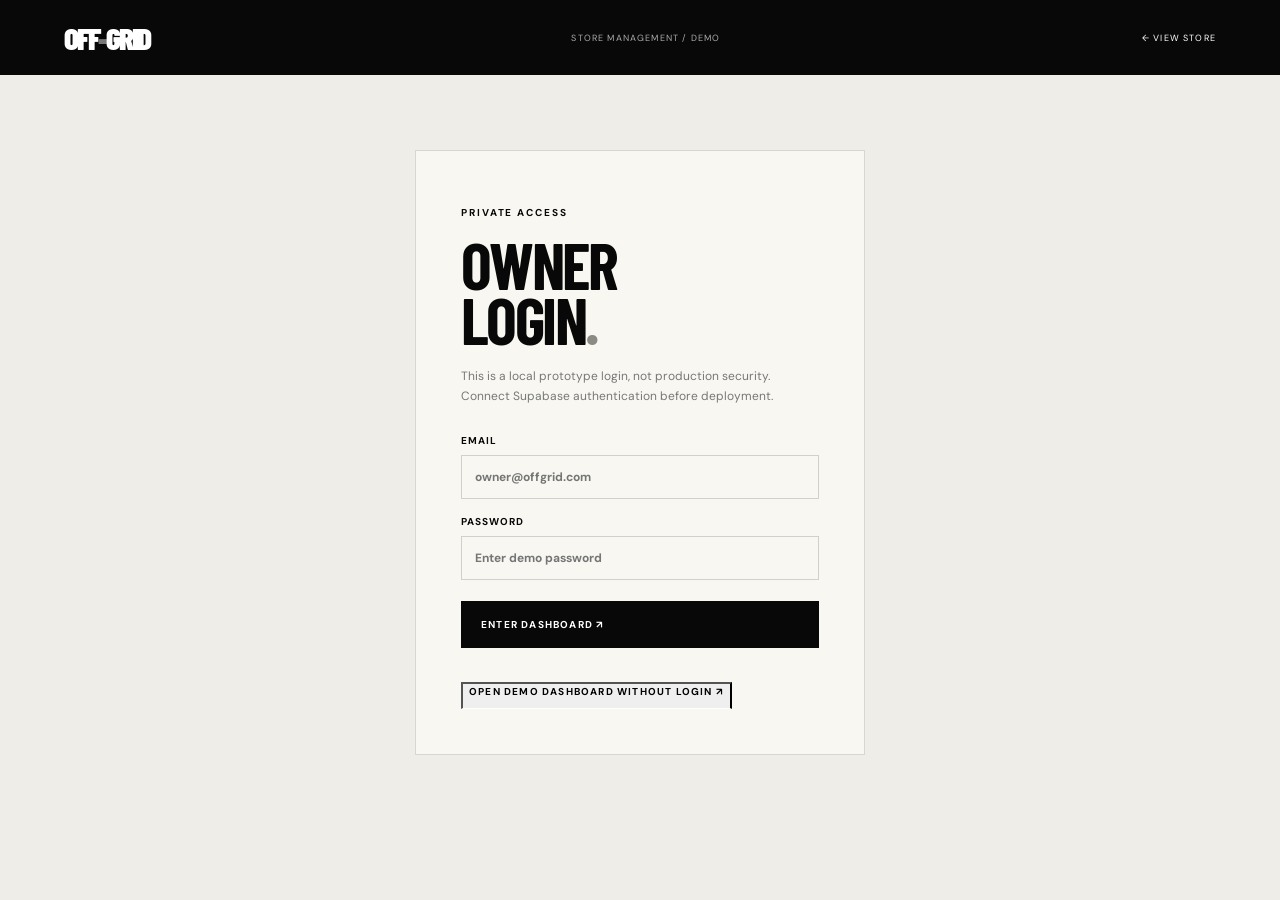
<file: admin.html>
<!doctype html>
<html lang="en"><head><meta charset="utf-8"><meta name="viewport" content="width=device-width,initial-scale=1"><meta name="theme-color" content="#080808"><title>OFF-grid — Owner Dashboard</title><link rel="stylesheet" href="style.css"><link rel="stylesheet" href="admin.css"></head><body class="admin-body">
<header class="admin-top"><a class="wordmark" href="index.html">OFF<span>-</span>grid</a><span class="admin-label">STORE MANAGEMENT / DEMO</span><a href="index.html" class="back-link">← VIEW STORE</a></header>
<main class="admin-wrap"><section id="loginPanel" class="login-panel"><p class="eyebrow">PRIVATE ACCESS</p><h1>OWNER<br>LOGIN<span>.</span></h1><p class="admin-note">This is a local prototype login, not production security. Connect Supabase authentication before deployment.</p><form id="loginForm"><label>EMAIL<input id="loginEmail" type="email" required autocomplete="username" placeholder="owner@offgrid.com"></label><label>PASSWORD<input id="loginPassword" type="password" required autocomplete="current-password" placeholder="Enter demo password"></label><button class="button button-dark full" type="submit">ENTER DASHBOARD ↗</button><p id="loginError" class="error"></p></form><button class="text-link" id="demoLogin">OPEN DEMO DASHBOARD WITHOUT LOGIN ↗</button></section>
<section id="dashboard" hidden><div class="dash-heading"><div><p class="eyebrow">OVERVIEW / DROP 001</p><h1>THE BACK OFFICE<span>.</span></h1></div><button class="button button-dark" id="logout">LOG OUT ↗</button></div><div class="demo-warning">DEMO MODE — Products and orders are stored only in this browser. Do not use this login to protect real customer data.</div><div class="stats-grid"><div class="stat"><span>TOTAL ORDERS</span><strong id="statOrders">0</strong></div><div class="stat"><span>PENDING ORDERS</span><strong id="statPending">0</strong></div><div class="stat"><span>DEMO SALES</span><strong id="statSales">EGP 0</strong></div><div class="stat"><span>PRODUCTS</span><strong id="statProducts">0</strong></div></div>
<div class="admin-columns"><section class="admin-card"><div class="card-title"><h2>ADD A PRODUCT</h2><span>＋</span></div><form id="productForm" class="admin-form"><label>PRODUCT NAME<input name="name" required placeholder="e.g. Midnight Tee"></label><div class="form-row"><label>CATEGORY<select name="category"><option>Tees</option><option>Hoodies</option><option>Bottoms</option><option>Accessories</option></select></label><label>PRICE (EGP)<input name="price" type="number" min="1" required placeholder="650"></label></div><label>UPLOAD PRODUCT PHOTOS <input name="photoFiles" id="photoFiles" type="file" accept="image/*" multiple required><small class="upload-hint">Select many photos at once. Photos are uploaded from your device — no image links needed.</small><div id="photoPreview" class="photo-preview"></div></label><label>DESCRIPTION<textarea name="description" placeholder="Product description"></textarea></label><label>SIZES (comma-separated)<input name="sizes" value="S, M, L, XL"></label><label>COLORS (comma-separated)<input name="colors" value="Black, Off White"></label><button class="button button-dark full" type="submit">ADD PRODUCT ↗</button></form></section>
<section class="admin-card"><div class="card-title"><h2>PRODUCT INVENTORY</h2><span id="inventoryCount">06</span></div><div id="inventoryList" class="inventory-list"></div></section></div>
<section class="admin-card orders-card"><div class="card-title"><h2>RECENT ORDERS</h2><button class="text-link" id="clearOrders">CLEAR DEMO ORDERS</button></div><div class="table-wrap"><table><thead><tr><th>ORDER</th><th>CUSTOMER</th><th>DATE</th><th>TOTAL</th><th>STATUS</th><th>ACTION</th></tr></thead><tbody id="ordersTable"></tbody></table></div></section>
</section></main><div class="toast" id="adminToast"></div><script src="admin.js"></script></body></html>
</file>
<file: style.css>
@import url('https://fonts.googleapis.com/css2?family=Barlow+Condensed:wght@500;600;700;800;900&family=DM+Sans:wght@400;500;600;700&display=swap');
:root{--black:#080808;--white:#f3f1ec;--gray:#a6a6a1;--line:#d8d6d0;--acid:#c6fa56}*{box-sizing:border-box}html{scroll-behavior:smooth}body{margin:0;background:var(--white);color:var(--black);font-family:'DM Sans',sans-serif}button,input,select,textarea{font:inherit}button,a{ -webkit-tap-highlight-color:transparent}a{color:inherit;text-decoration:none}.announcement{background:var(--acid);color:#111;text-align:center;padding:9px 12px;font-size:10px;letter-spacing:.12em;font-weight:700}.site-header{height:78px;padding:0 5vw;display:flex;align-items:center;justify-content:space-between;background:var(--white);position:sticky;top:0;z-index:20;border-bottom:1px solid #deddd7}.wordmark{font-family:'Barlow Condensed',sans-serif;font-weight:900;font-size:35px;letter-spacing:-.07em;text-transform:uppercase}.wordmark span{color:#777}.site-header nav{display:flex;gap:31px}.site-header nav a,.cart-trigger{font-size:10px;letter-spacing:.12em;font-weight:700}.site-header nav a{padding:8px 0}.site-header nav a:hover,.site-header nav .active{border-bottom:2px solid}.cart-trigger{border:0;background:none;cursor:pointer}.cart-trigger span{display:inline-grid;place-items:center;background:var(--black);color:white;border-radius:50%;width:21px;height:21px;margin-left:5px}.menu-toggle{display:none;border:0;background:none;font-size:22px}.hero{height:min(760px,78vw);min-height:560px;position:relative;background:#222;color:white;overflow:hidden}.hero-image{position:absolute;inset:0;background:linear-gradient(90deg,rgba(0,0,0,.75),rgba(0,0,0,.12)),linear-gradient(0deg,rgba(0,0,0,.42),transparent 50%),url('https://images.unsplash.com/photo-1523398002811-999ca8dec234?auto=format&fit=crop&w=2200&q=90') center 42%/cover;filter:grayscale(1)}.hero-content{position:absolute;left:8vw;top:50%;transform:translateY(-47%);max-width:750px}.eyebrow{font-size:10px;letter-spacing:.19em;font-weight:700}.hero h1,.manifesto h2,.values h2,.newsletter h2{font-family:'Barlow Condensed',sans-serif;font-size:clamp(75px,11vw,160px);line-height:.78;letter-spacing:-.055em;margin:27px 0;text-transform:uppercase;font-weight:900}.hero h1 em,.manifesto h2 em,.values h2 em,.newsletter h2 em{font-style:normal;color:var(--acid)}.hero-sub{font-size:14px;margin:32px 0}.button{display:inline-flex;justify-content:space-between;align-items:center;gap:50px;padding:17px 20px;font-size:10px;letter-spacing:.12em;font-weight:700;border:0;cursor:pointer;transition:transform .2s,background .2s}.button:hover{transform:translateY(-2px)}.button-light{background:var(--white);color:var(--black)}.button-dark{background:var(--black);color:white}.full{width:100%}.hero-index{position:absolute;bottom:24px;left:5vw;right:5vw;display:flex;justify-content:space-between;font-size:9px;letter-spacing:.12em}.ticker{overflow:hidden;background:var(--black);color:white;padding:17px 0;font-family:'Barlow Condensed',sans-serif;font-size:22px;font-weight:700;white-space:nowrap;letter-spacing:.04em}.ticker div{animation:ticker 24s linear infinite}@keyframes ticker{to{transform:translateX(-35%)}}.section{padding:100px 5vw}.section-head{display:flex;align-items:end;justify-content:space-between}.section-head h2,.drawer-head h2{font-family:'Barlow Condensed',sans-serif;font-size:clamp(45px,6vw,82px);line-height:.9;margin:15px 0 0;letter-spacing:-.04em}.period{color:#8b8b83}.muted{font-size:10px;letter-spacing:.1em;color:#777}.shop-controls{display:flex;justify-content:space-between;gap:20px;align-items:center;margin:45px 0 25px;border-bottom:1px solid var(--line);padding-bottom:15px}.filters{display:flex;gap:20px;flex-wrap:wrap}.filter{background:none;border:0;padding:8px 0;font-size:10px;font-weight:700;letter-spacing:.12em;color:#777;cursor:pointer}.filter.active,.filter:hover{color:#111;border-bottom:2px solid #111}.shop-controls select{background:transparent;border:0;font-size:10px;letter-spacing:.08em;outline:none;max-width:180px}.product-grid{display:grid;grid-template-columns:repeat(3,minmax(0,1fr));gap:42px 17px}.product-card{cursor:pointer;min-width:0}.product-image-wrap{aspect-ratio: .79;position:relative;overflow:hidden;background:#e5e3dd}.product-image{width:100%;height:100%;object-fit:cover;display:block;filter:grayscale(1);transition:transform .5s,filter .5s}.product-card:hover .product-image{transform:scale(1.035);filter:grayscale(.5)}.product-tag{position:absolute;top:12px;left:12px;background:var(--acid);padding:7px 9px;font-size:9px;font-weight:700;letter-spacing:.1em}.quick-add{position:absolute;bottom:12px;left:12px;right:12px;padding:14px;background:rgba(243,241,236,.95);border:0;font-size:10px;letter-spacing:.12em;font-weight:700;cursor:pointer;transform:translateY(150%);transition:transform .25s}.product-card:hover .quick-add{transform:translateY(0)}.product-info{display:flex;justify-content:space-between;gap:12px;padding-top:13px}.product-name{font-size:12px;font-weight:700}.product-category{font-size:9px;color:#777;letter-spacing:.1em;margin-top:6px}.product-price{font-size:12px;font-weight:700;white-space:nowrap}.manifesto{background:var(--black);color:white;display:grid;grid-template-columns:1fr 1fr;min-height:580px}.manifesto-photo{background:url('https://images.unsplash.com/photo-1529139574466-a303027c1d8b?auto=format&fit=crop&w=1200&q=85') center/cover;filter:grayscale(1);min-height:520px}.manifesto-copy{padding:9vw 8vw;position:relative}.manifesto h2,.values h2{font-size:clamp(65px,8vw,115px)}.manifesto-copy>p:not(.eyebrow){font-size:13px;line-height:1.9;color:#b7b7b2;max-width:360px;margin:35px 0}.text-link{display:inline-block;font-size:10px;font-weight:700;letter-spacing:.12em;border-bottom:1px solid white;padding-bottom:10px}.manifesto-mark{position:absolute;right:8vw;bottom:35px;color:#777;font-size:10px;letter-spacing:.15em}.values{display:grid;grid-template-columns:1fr 1fr;gap:10vw;align-items:center}.values h2{font-size:clamp(60px,7vw,100px)}.values h2 em{color:#888}.values-text{max-width:430px}.values-text p{font-size:15px;line-height:1.9}.values-text .muted{display:block;margin-top:30px}.newsletter{background:var(--acid);text-align:center;padding:80px 20px}.newsletter h2{font-size:clamp(45px,7vw,85px);margin:20px 0 35px}.newsletter h2 em{color:#555}.newsletter form{display:flex;max-width:460px;margin:auto;border-bottom:1px solid #111}.newsletter input{flex:1;min-width:0;padding:16px 0;border:0;background:transparent;outline:none;font-size:10px;letter-spacing:.1em}.newsletter button{border:0;background:transparent;font-weight:700;font-size:10px;cursor:pointer}footer{background:var(--black);color:white;padding:38px 5vw;display:grid;grid-template-columns:1fr 1fr 1fr;align-items:center;gap:22px}footer .wordmark{font-size:30px}footer>span,footer div a,footer small{font-size:9px;letter-spacing:.12em;color:#aaa}footer div{display:flex;justify-content:flex-end;gap:20px}footer small{grid-column:1/-1;border-top:1px solid #333;padding-top:20px}.overlay{position:fixed;inset:0;background:rgba(0,0,0,.48);z-index:40;opacity:0;pointer-events:none;transition:opacity .25s}.overlay.open{opacity:1;pointer-events:auto}.cart-drawer{position:fixed;right:0;top:0;bottom:0;width:min(460px,100%);background:var(--white);z-index:41;padding:30px;transform:translateX(100%);transition:transform .3s;display:flex;flex-direction:column}.cart-drawer.open{transform:translateX(0)}.drawer-head{display:flex;align-items:center;justify-content:space-between;border-bottom:1px solid var(--line);padding-bottom:20px}.drawer-head h2{font-size:32px;margin:0}.drawer-head button,.modal-close{background:none;border:0;font-size:22px;cursor:pointer}.cart-items{overflow:auto;flex:1}.cart-line{display:grid;grid-template-columns:80px 1fr auto;gap:15px;padding:20px 0;border-bottom:1px solid var(--line)}.cart-line img{width:80px;height:100px;object-fit:cover;filter:grayscale(1)}.cart-line strong{font-size:12px}.cart-line p{font-size:11px;color:#777}.quantity{display:flex;align-items:center;gap:12px;margin-top:12px}.quantity button{background:none;border:1px solid var(--line);width:25px;height:25px;cursor:pointer}.remove-item{border:0;background:none;text-decoration:underline;font-size:10px;cursor:pointer;margin-top:8px}.cart-bottom{border-top:1px solid var(--line);padding-top:20px}.subtotal{display:flex;justify-content:space-between;font-size:12px;font-weight:700}.cart-bottom p{font-size:10px;color:#777;margin:12px 0 20px}.empty-cart{text-align:center;color:#777;margin:auto}.modal{position:fixed;z-index:50;left:50%;top:50%;transform:translate(-50%,-45%) scale(.98);width:min(850px,calc(100% - 28px));max-height:90vh;overflow:auto;background:var(--white);padding:35px;opacity:0;pointer-events:none;transition:.2s}.modal.open{opacity:1;pointer-events:auto;transform:translate(-50%,-50%) scale(1)}.modal-close{position:absolute;right:20px;top:17px;z-index:2}.product-detail{display:grid;grid-template-columns:1fr 1fr;gap:35px;padding-top:15px}.product-detail img{width:100%;aspect-ratio:.8;object-fit:cover;filter:grayscale(1)}.product-detail h2{font-family:'Barlow Condensed',sans-serif;font-size:46px;line-height:.9;margin:20px 0 12px}.product-detail p{font-size:13px;line-height:1.8;color:#666}.detail-price{font-size:17px;font-weight:700}.option-label{font-size:10px;letter-spacing:.12em;font-weight:700;margin:25px 0 10px}.size-options{display:flex;gap:8px}.size-option{border:1px solid #bbb;background:transparent;padding:10px 14px;cursor:pointer;font-size:11px}.size-option.selected{background:#111;color:white;border-color:#111}.detail-add{margin-top:25px;width:100%}.checkout-modal{width:min(620px,calc(100% - 28px))}.checkout-modal h2{font-family:'Barlow Condensed',sans-serif;font-size:45px;margin:10px 0}.checkout-form{display:grid;grid-template-columns:1fr 1fr;gap:14px;margin-top:25px}.checkout-form label{display:block;font-size:10px;letter-spacing:.1em;font-weight:700}.checkout-form input,.checkout-form textarea,.checkout-form select{display:block;width:100%;padding:13px;margin-top:8px;border:1px solid var(--line);background:white;outline:none;font-size:12px}.checkout-form .wide{grid-column:1/-1}.checkout-form textarea{min-height:75px;resize:vertical}.checkout-summary{background:#e9e7e0;padding:16px;margin-top:20px;display:flex;justify-content:space-between;font-size:12px;font-weight:700}.toast{position:fixed;bottom:25px;left:50%;transform:translate(-50%,20px);background:#111;color:white;padding:14px 20px;font-size:11px;z-index:100;opacity:0;pointer-events:none;transition:.2s}.toast.show{opacity:1;transform:translate(-50%,0)}.success-message{text-align:center;padding:50px 10px}.success-message .success-icon{font-size:45px;color:#719d24}.success-message p{font-size:13px;line-height:1.8;color:#666}
@media(max-width:760px){.site-header{height:65px;padding:0 5vw}.wordmark{font-size:30px}.menu-toggle{display:block;margin-left:auto;margin-right:18px}.site-header nav{display:none;position:absolute;top:65px;left:0;right:0;background:var(--white);padding:25px 5vw;flex-direction:column;gap:20px;border-bottom:1px solid var(--line)}.site-header nav.open{display:flex}.hero{min-height:590px;height:75vh;max-height:760px}.hero-content{left:6vw;right:5vw}.hero h1{font-size:clamp(76px,17vw,125px)}.hero-index{left:6vw;right:6vw}.section{padding:70px 5vw}.section-head h2{font-size:52px}.shop-controls{align-items:flex-start;flex-direction:column;margin-top:30px}.filters{gap:14px}.product-grid{grid-template-columns:repeat(2,minmax(0,1fr));gap:30px 12px}.product-name,.product-price{font-size:11px}.quick-add{transform:none;bottom:8px;left:8px;right:8px;padding:11px}.manifesto{grid-template-columns:1fr}.manifesto-photo{min-height:400px}.manifesto-copy{padding:65px 7vw 85px}.manifesto h2{font-size:90px}.values{grid-template-columns:1fr;gap:10px}.values h2{font-size:75px}.newsletter{padding:65px 20px}footer{grid-template-columns:1fr 1fr}footer>span{display:none}footer div{grid-column:1/-1;justify-content:flex-start;flex-wrap:wrap}footer small{grid-column:1/-1}.product-detail{grid-template-columns:1fr;gap:20px}.product-detail img{max-height:320px}.product-detail h2{font-size:38px}.modal{padding:28px 20px}.checkout-form{grid-template-columns:1fr}.checkout-form .wide{grid-column:auto}.checkout-modal h2{font-size:38px}}
@media(prefers-reduced-motion:reduce){*,*::before,*::after{animation-duration:.01ms!important;scroll-behavior:auto!important;transition-duration:.01ms!important}}

/* Multi-photo product gallery */
.detail-gallery{min-width:0}.product-detail .detail-gallery>img{display:block;width:100%;aspect-ratio:.8;object-fit:cover;filter:none;background:#e5e3dd}.detail-thumbnails{display:flex;gap:8px;flex-wrap:wrap;margin-top:10px}.detail-thumb{width:64px;height:76px;padding:0;border:1px solid transparent;background:transparent;cursor:pointer;overflow:hidden}.detail-thumb.selected{border:2px solid #111}.detail-thumb img{display:block;width:100%;height:100%;object-fit:cover;filter:none!important}
</file>
<file: admin.css>
.admin-body{background:#eeede8;min-height:100vh}.admin-top{height:75px;background:#080808;color:#fff;padding:0 5vw;display:flex;align-items:center;justify-content:space-between}.admin-top .wordmark{font-size:31px}.admin-label,.back-link{font-size:9px;letter-spacing:.13em;color:#aaa}.back-link{color:white}.admin-wrap{max-width:1400px;margin:auto;padding:55px 5vw 90px}.login-panel{max-width:450px;background:#f8f7f2;margin:20px auto;padding:45px;border:1px solid #d8d6d0}.login-panel h1,.dash-heading h1{font-family:'Barlow Condensed',sans-serif;font-size:65px;line-height:.85;letter-spacing:-.04em;margin:18px 0}.login-panel h1 span,.dash-heading h1 span{color:#8b8b83}.admin-note{font-size:12px;line-height:1.7;color:#777;margin-bottom:28px}.login-panel label,.admin-form label{display:block;font-size:10px;font-weight:700;letter-spacing:.1em;margin-bottom:16px}.login-panel input,.admin-form input,.admin-form select,.admin-form textarea{display:block;width:100%;padding:13px;margin-top:8px;background:transparent;border:1px solid #d2d0c9;outline:none;font-size:12px}.login-panel .button{margin:5px 0 20px}.error{font-size:11px;color:#a32323}.dash-heading{display:flex;justify-content:space-between;align-items:center;margin-bottom:25px}.dash-heading h1{font-size:clamp(44px,6vw,72px)}.demo-warning{background:#e5edcf;border-left:3px solid #789d31;padding:14px 17px;font-size:11px;line-height:1.6;margin:25px 0}.stats-grid{display:grid;grid-template-columns:repeat(4,1fr);gap:13px;margin:25px 0}.stat{background:#f8f7f2;border:1px solid #d8d6d0;padding:23px}.stat span{display:block;font-size:9px;letter-spacing:.1em;color:#777}.stat strong{display:block;font-family:'Barlow Condensed',sans-serif;font-size:36px;margin-top:12px}.admin-columns{display:grid;grid-template-columns:.8fr 1.2fr;gap:16px}.admin-card{background:#f8f7f2;border:1px solid #d8d6d0;padding:25px;margin-bottom:17px;min-width:0}.card-title{display:flex;align-items:center;justify-content:space-between;border-bottom:1px solid #d8d6d0;padding-bottom:17px;margin-bottom:20px}.card-title h2{font-family:'Barlow Condensed',sans-serif;font-size:27px;margin:0}.card-title>span{font-size:12px;color:#777}.form-row{display:grid;grid-template-columns:1fr 1fr;gap:12px}.admin-form textarea{min-height:80px;resize:vertical}.inventory-item{display:grid;grid-template-columns:60px 1fr auto;gap:12px;align-items:center;padding:12px 0;border-bottom:1px solid #e2e0d9}.inventory-item img{width:60px;height:72px;object-fit:cover;filter:grayscale(1)}.inventory-item strong{font-size:11px;display:block}.inventory-item span{display:block;font-size:10px;color:#777;margin-top:6px}.inventory-actions{display:flex;flex-direction:column;gap:8px}.inventory-actions button,.status-button,.delete-order{background:none;border:1px solid #bbb;padding:7px 9px;font-size:9px;cursor:pointer}.inventory-actions .delete,.delete-order{color:#9a2525}.table-wrap{overflow-x:auto}table{border-collapse:collapse;width:100%;min-width:680px;text-align:left}th{font-size:9px;letter-spacing:.1em;color:#777}td,th{padding:15px 10px;border-bottom:1px solid #e2e0d9;font-size:11px}td strong{font-size:11px}.status-pill{background:#e5edcf;padding:6px 8px;font-size:9px}.orders-empty{text-align:center;color:#777;padding:35px;font-size:12px}@media(max-width:850px){.admin-columns{grid-template-columns:1fr}.stats-grid{grid-template-columns:repeat(2,1fr)}.admin-wrap{padding:35px 4vw 70px}.admin-card{padding:18px}.admin-label{display:none}}@media(max-width:520px){.login-panel{padding:28px 22px}.dash-heading{align-items:flex-start;gap:15px;flex-direction:column}.dash-heading h1{font-size:48px}.stat{padding:16px}.stat strong{font-size:30px}.admin-top{padding:0 4vw}.form-row{grid-template-columns:1fr}}
.upload-hint{display:block;font-size:10px;line-height:1.6;color:#777;font-weight:400;letter-spacing:0;margin-top:8px}.photo-preview{display:flex;flex-wrap:wrap;gap:6px;margin-top:8px}.photo-preview span{background:#e8e7e1;border:1px solid #d2d0c9;padding:6px 8px;font-size:10px;max-width:100%;overflow-wrap:anywhere}
</file>
